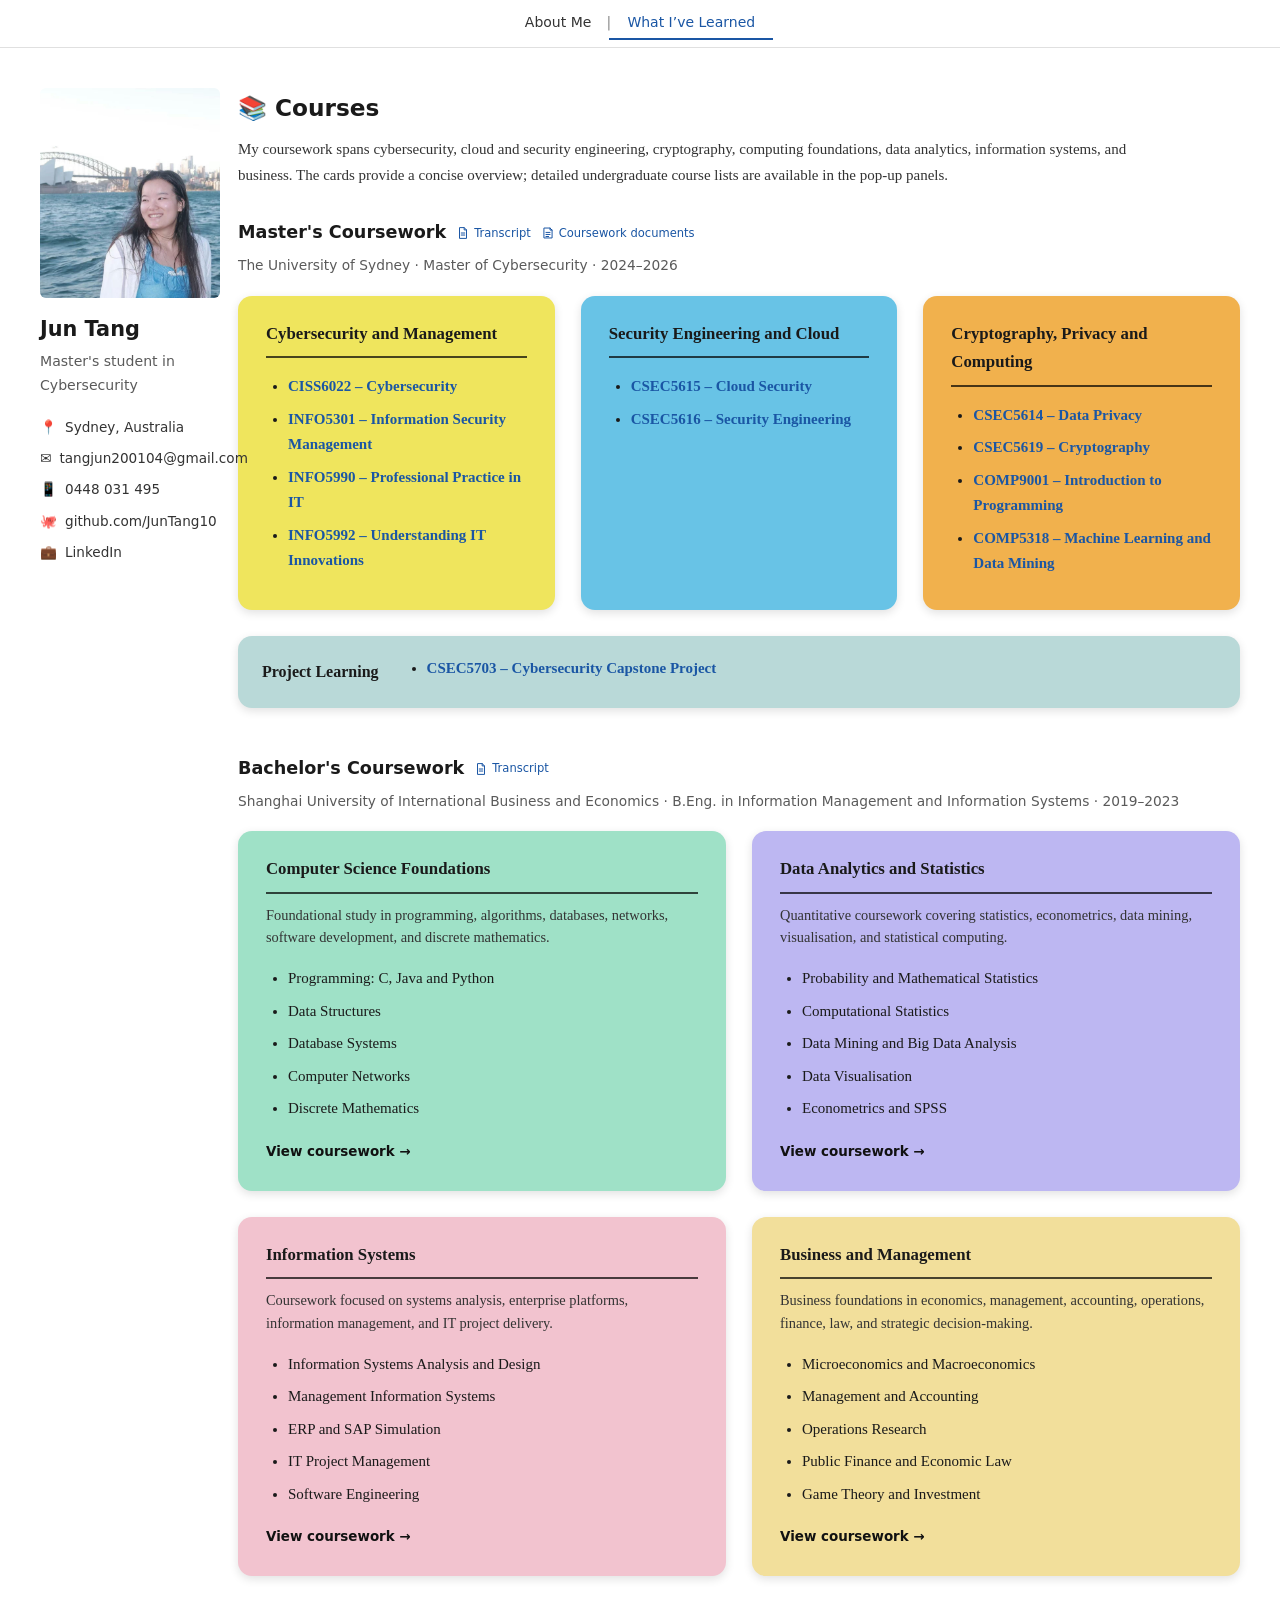
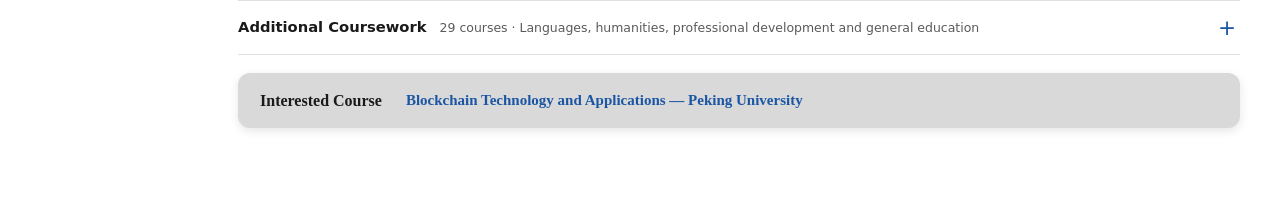
<file: course.html>
<!DOCTYPE html>
<html lang="en">
<head>
  <meta charset="UTF-8" />
  <meta name="viewport" content="width=device-width, initial-scale=1.0" />
  <title>Jun Tang | Courses</title>

  <style>
    * {
      margin: 0;
      padding: 0;
      box-sizing: border-box;
    }

    :root {
      --nav-h: 48px;
      --sidebar-w: 170px;
      --accent: #1a56a4;
      --text: #1a1a1a;
      --muted: #5a5a5a;
      --border: #e0e0e0;

      --note-yellow: #efe55d;
      --note-blue: #68c3e6;
      --note-orange: #f1b14d;
      --note-green: #9fe1c7;
      --note-purple: #bdb7f2;
      --note-pink: #f2c3cf;
      --note-cream: #f2df9b;
      --note-teal: #b9d9d8;
    }

    html {
      scroll-behavior: smooth;
    }

    body {
      font-family: Georgia, "Times New Roman", serif;
      font-size: 15px;
      line-height: 1.7;
      color: var(--text);
      background: #fff;
    }

    body.modal-open {
      overflow: hidden;
    }

    a {
      color: var(--accent);
      text-decoration: none;
    }

    a:hover {
      text-decoration: underline;
    }

    button {
      font: inherit;
    }

    /* ===== NAV ===== */
    nav {
      position: sticky;
      top: 0;
      z-index: 100;
      height: var(--nav-h);
      display: flex;
      align-items: center;
      justify-content: center;
      gap: 0;
      padding: 0 40px;
      background: #fff;
      border-bottom: 1px solid var(--border);
    }

    nav a {
      position: relative;
      padding: 4px 18px;
      border-bottom: 2px solid transparent;
      color: #333;
      font-family: system-ui, sans-serif;
      font-size: 14px;
      font-weight: 500;
      transition: color 0.15s, border-color 0.15s;
    }

    nav a + a::before {
      content: "|";
      position: absolute;
      left: -3px;
      color: #888;
    }

    nav a:hover,
    nav a.active {
      color: var(--accent);
      border-bottom-color: var(--accent);
      text-decoration: none;
    }

    /* ===== PAGE LAYOUT ===== */

    .page {
      width: min(1320px, 100%);
      margin: 0 auto;
      padding: 40px;
      display: grid;
      grid-template-columns: var(--sidebar-w) minmax(0, 1fr);
      gap: 28px;
      align-items: start;
    }

    .sidebar {
      position: sticky;
      top: calc(var(--nav-h) + 24px);
    }

    .avatar-placeholder {
      width: 180px;
      height: 210px;
      border-radius: 6px;
      display: flex;
      align-items: center;
      justify-content: center;
      background: linear-gradient(135deg, #c8d8f0, #a0b8d8);
      color: #fff;
      font-size: 72px;
    }

    .avatar {
      display: block;
      width: 180px;
      height: 210px;
      border-radius: 6px;
      object-fit: cover;
      object-position: center;
    }

    .sidebar h1 {
      margin-top: 14px;
      font-family: system-ui, sans-serif;
      font-size: 1.3rem;
      font-weight: 700;
    }

    .sidebar .role {
      margin-top: 3px;
      color: var(--muted);
      font-family: system-ui, sans-serif;
      font-size: 0.88rem;
    }

    .sidebar .links {
      margin-top: 18px;
      display: flex;
      flex-direction: column;
      gap: 8px;
    }

    .sidebar .links a,
    .sidebar .links span {
      display: flex;
      align-items: center;
      gap: 8px;
      color: #333;
      font-family: system-ui, sans-serif;
      font-size: 0.85rem;
    }

    .sidebar .links a:hover {
      color: var(--accent);
      text-decoration: none;
    }

    main {
      min-width: 0;
    }

    .page-title {
      margin-bottom: 10px;
      font-family: system-ui, sans-serif;
      font-size: 1.45rem;
      font-weight: 700;
    }

    .intro {
      max-width: 900px;
      margin-bottom: 30px;
      color: #333;
    }

    .degree-section {
      margin-bottom: 46px;
    }

    .degree-heading {
      margin-bottom: 6px;
      display: flex;
      align-items: center;
      gap: 10px;
      flex-wrap: wrap;
      font-family: system-ui, sans-serif;
      font-size: 1.1rem;
      font-weight: 700;
    }

    .transcript-link {
      display: inline-flex;
      align-items: center;
      gap: 4px;
      color: #1a56a4;
      font-size: 0.72rem;
      font-weight: 500;
      line-height: 1;
      white-space: nowrap;
      transition: color 0.15s ease;
    }

    .transcript-link svg {
      width: 14px;
      height: 14px;
      flex: 0 0 auto;
      stroke: currentColor;
    }

    .transcript-link:hover,
    .transcript-link:focus-visible {
      color: var(--accent);
      text-decoration: none;
      outline: none;
    }

    .degree-subtitle {
      margin-bottom: 18px;
      color: var(--muted);
      font-family: system-ui, sans-serif;
      font-size: 0.86rem;
    }

    /* ===== NOTE CARDS ===== */

    .note-grid {
      display: grid;
      grid-template-columns: repeat(3, minmax(240px, 1fr));
      gap: 26px;
      align-items: stretch;
    }

    .bachelor-grid {
      grid-template-columns: repeat(2, minmax(280px, 1fr));
    }

    .project-learning-card {
      grid-column: 1 / -1;
      min-height: auto;
      padding: 12px 24px;
      background: var(--note-teal);
      display: flex;
      flex-direction: row;
      align-items: center;
      gap: 28px;
    }

    .project-learning-card h3 {
      margin: 0;
      padding: 0;
      border: 0;
      white-space: nowrap;
      font-size: 1rem;
    }

    .project-learning-card ul {
      margin: 0;
      padding-left: 20px;
    }

    .project-learning-card li { margin: 0; }

    .note-card {
      min-height: 300px;
      padding: 24px 28px 26px;
      border-radius: 14px;
      box-shadow: 0 3px 10px rgba(0, 0, 0, 0.12);
      display: flex;
      flex-direction: column;
    }

    .note-card h3 {
      margin-bottom: 10px;
      padding-bottom: 8px;
      border-bottom: 2px solid rgba(0, 0, 0, 0.7);
      font-size: 1.05rem;
      font-weight: 700;
    }

    /* Compact single-row project-learning strip */
    .note-card.project-learning-card {
      min-height: 0;
      height: 72px;
      padding: 10px 24px;
      flex-direction: row;
      align-items: center;
    }

    .note-card.project-learning-card h3 {
      margin: 0;
      padding: 0;
      border: 0;
      font-size: 1rem;
    }

    .note-card.project-learning-card ul {
      margin: 0;
      padding-left: 20px;
    }

    .card-description {
      margin-bottom: 12px;
      color: #333;
      font-size: 0.9rem;
      line-height: 1.55;
    }

    .note-card ul {
      margin-top: 6px;
      padding-left: 22px;
    }

    .note-card li {
      margin-bottom: 7px;
    }

    .note-card a {
      font-weight: 600;
    }

    .card-open {
      align-self: flex-start;
      margin-top: auto;
      padding: 12px 0 0;
      border: 0;
      border-bottom: 1px solid transparent;
      background: transparent;
      color: #111;
      cursor: pointer;
      font-family: system-ui, sans-serif;
      font-size: 0.84rem;
      font-weight: 700;
    }

    .card-open:hover,
    .card-open:focus-visible {
      border-bottom-color: #111;
      outline: none;
    }

    .yellow { background: var(--note-yellow); }
    .blue { background: var(--note-blue); }
    .orange { background: var(--note-orange); }
    .green { background: var(--note-green); }
    .purple { background: var(--note-purple); }
    .pink { background: var(--note-pink); }
    .cream { background: var(--note-cream); }


    /* ===== COMPACT ADDITIONAL COURSEWORK ===== */
    .additional-details {
    margin-top: 24px;
    border-top: 1px solid var(--border);
    border-bottom: 1px solid var(--border);
    }

    .additional-details summary {
    position: relative;
    padding: 13px 34px 13px 0;
    cursor: pointer;
    list-style: none;
    font-family: system-ui, sans-serif;
    }

    .additional-details summary::-webkit-details-marker {
    display: none;
    }

    .additional-details summary::after {
    content: "+";
    position: absolute;
    right: 4px;
    top: 9px;
    color: var(--accent);
    font-size: 1.35rem;
    font-weight: 400;
    }

    .additional-details[open] summary::after {
    content: "−";
    }

    .additional-summary-title {
    font-size: 0.92rem;
    font-weight: 700;
    color: var(--text);
    }

    .additional-summary-text {
    margin-left: 8px;
    color: var(--muted);
    font-size: 0.78rem;
    font-weight: 400;
    }

    .additional-content {
    padding: 2px 0 16px;
    display: grid;
    grid-template-columns: repeat(2, minmax(0, 1fr));
    gap: 12px 26px;
    }

    .additional-group h4 {
    margin-bottom: 4px;
    font-family: system-ui, sans-serif;
    font-size: 0.8rem;
    color: #333;
    }

    .additional-group p {
    color: #555;
    font-family: system-ui, sans-serif;
    font-size: 0.75rem;
    line-height: 1.55;
    }

    .interested-course-note {
      margin-top: 18px;
      padding: 14px 22px;
      border-radius: 12px;
      background: #d9d9d9;
      box-shadow: 0 3px 10px rgba(0, 0, 0, 0.1);
      display: flex;
      align-items: center;
      gap: 24px;
    }

    .interested-course-note h3 {
      margin: 0;
      font-size: 1rem;
      white-space: nowrap;
    }

    .interested-course-note a {
      color: var(--accent);
      font-weight: 600;
    }

    @media (max-width: 720px) {
    .additional-summary-text {
        display: block;
        margin: 2px 0 0;
    }

    .additional-content {
        grid-template-columns: 1fr;
    }
    }
    

    /* ===== MODAL ===== */

    .modal-overlay {
      position: fixed;
      inset: 0;
      z-index: 1000;
      padding: 24px;
      display: none;
      align-items: center;
      justify-content: center;
      background: rgba(0, 0, 0, 0.68);
    }

    .modal-overlay.is-open {
      display: flex;
    }

    .course-modal {
      width: min(680px, 100%);
      max-height: min(760px, 90vh);
      overflow-y: auto;
      border: 3px solid #111;
      border-radius: 18px;
      background: #fff;
      box-shadow: 0 14px 42px rgba(0, 0, 0, 0.35);
    }

    .modal-header {
      position: sticky;
      top: 0;
      z-index: 2;
      padding: 22px 60px 16px 28px;
      border-bottom: 2px solid #111;
      background: var(--modal-color, #fff);
    }

    .modal-header h2 {
      font-size: 1.55rem;
      line-height: 1.25;
    }

    .modal-header p {
      margin-top: 4px;
      font-family: system-ui, sans-serif;
      font-size: 0.84rem;
      line-height: 1.45;
    }

    .modal-close {
      position: absolute;
      top: 12px;
      right: 18px;
      width: 34px;
      height: 34px;
      border: 0;
      border-radius: 50%;
      background: transparent;
      color: #111;
      cursor: pointer;
      font-family: system-ui, sans-serif;
      font-size: 1.7rem;
      line-height: 1;
    }

    .modal-close:hover,
    .modal-close:focus-visible {
      background: rgba(255, 255, 255, 0.5);
      outline: 2px solid #111;
    }

    .modal-body {
      background: var(--modal-color, #fff);
    }

    .modal-section {
      padding: 20px 30px;
      border-bottom: 2px solid #111;
    }

    .modal-section:last-child {
      border-bottom: 0;
    }

    .modal-section h3 {
      margin-bottom: 8px;
      font-size: 1.25rem;
    }

    .modal-section ul {
      padding-left: 22px;
    }

    .modal-section li {
      margin-bottom: 5px;
    }
     /* ===== 版本2 ===== */
    .term-groups {
      margin-top: 4px;
    }

    .term-group {
      padding-bottom: 4px;
    }

    .term-group + .term-group {
      margin-top: 16px;
      padding-top: 16px;
      border-top: 1.5px solid rgba(0, 0, 0, 0.58);  /* ===== 加横线 ===== */
    }

    .term-heading {
      margin-bottom: 7px;
      font-family: system-ui, sans-serif;
      font-size: 0.78rem;
      font-weight: 800;
      letter-spacing: 0.06em;
      text-transform: uppercase;
    }

    .term-group ul {
      margin: 0;
      padding-left: 22px;
    }


    .resource-link {
      display: inline-block;
      color: #111;
      font-family: system-ui, sans-serif;
      font-size: 0.88rem;
      font-weight: 700;
    }

    /* ===== RESPONSIVE ===== */

    @media (max-width: 1100px) {
      .note-grid,
      .bachelor-grid {
        grid-template-columns: repeat(2, minmax(260px, 1fr));
      }
    }

    @media (max-width: 720px) {
      nav {
        gap: 16px;
        padding: 0 20px;
        overflow-x: auto;
      }

      .page {
        grid-template-columns: 1fr;
        gap: 24px;
        padding: 20px;
      }

      .sidebar {
        position: static;
      }

      .note-grid,
      .bachelor-grid {
        grid-template-columns: 1fr;
      }

      .note-card {
        min-height: auto;
      }

      .modal-overlay {
        padding: 12px;
      }

      .modal-header,
      .modal-section {
        padding-left: 22px;
        padding-right: 22px;
      }

      .modal-header {
        padding-right: 58px;
      }
    }
  </style>
</head>

<body>
  <nav>
    <a href="index.html">About Me</a>
    <a href="course.html" class="active">What I’ve Learned</a>
  </nav>

  <div class="page">
    <aside class="sidebar">
     
    <img
      class="avatar"
      src="assets/images/avatar01.JPG"
      alt="Jun Tang"
    />

      <h1>Jun Tang</h1>
      <div class="role">Master's student in Cybersecurity</div>

      <div class="links">
        <span><span aria-hidden="true">📍</span> Sydney, Australia</span>
        <a href="mailto:tangjun200104@gmail.com">
          <span aria-hidden="true">✉️</span>
          tangjun200104@gmail.com
        </a>
        <span><span aria-hidden="true">📱</span> 0448 031 495</span>
        <a href="https://github.com/JunTang10" target="_blank" rel="noreferrer">
          <span aria-hidden="true">🐙</span>
          github.com/JunTang10
        </a>
        <a href="https://linkedin.com/in/" target="_blank" rel="noreferrer">
          <span aria-hidden="true">💼</span>
          LinkedIn
        </a>
      </div>
    </aside>

    <main>
      <div class="page-title">📚 Courses</div>

      <div class="intro">
        My coursework spans cybersecurity, cloud and security engineering,
        cryptography, computing foundations, data analytics, information systems,
        and business. The cards provide a concise overview; detailed undergraduate
        course lists are available in the pop-up panels.
      </div>

      <!-- ===== MASTER'S COURSEWORK ===== -->

      <section class="degree-section">
        <div class="degree-heading">
          <span>Master's Coursework</span>
          <a
            class="transcript-link"
            href="assets/documents/master-transcript.pdf"
            target="_blank"
            rel="noreferrer"
            aria-label="Open master's transcript"
          >
            <svg viewBox="0 0 24 24" fill="none" aria-hidden="true">
              <path d="M6 2.75h8l4 4V21.25H6z" stroke-width="1.7" stroke-linejoin="round" />
              <path d="M14 2.75v4h4M9 12h6M9 15.5h6" stroke-width="1.7" stroke-linecap="round" />
            </svg>
            <span>Transcript</span>
          </a>
          <a
            class="transcript-link"
            href="master/coursework/"
            aria-label="Open master's coursework documents"
          >
            <svg viewBox="0 0 24 24" fill="none" aria-hidden="true">
              <path d="M5 3.5h10.5L19 7v13.5H5z" stroke-width="1.7" stroke-linejoin="round" />
              <path d="M15.5 3.5V7H19M8.5 11h7M8.5 14.5h7M8.5 18h4.5" stroke-width="1.7" stroke-linecap="round" />
            </svg>
            <span>Coursework documents</span>
          </a>
        </div>
        <div class="degree-subtitle">
          The University of Sydney · Master of Cybersecurity · 2024–2026
        </div>

        <div class="note-grid">
          <article class="note-card yellow">
            <h3>Cybersecurity and Management</h3>
            <ul>
              <li><a href="master/coursework/#/cybersecurity-and-management/ciss6022-cybersecurity"><strong>CISS6022</strong> – Cybersecurity</a></li>
              <li><a href="master/coursework/#/cybersecurity-and-management/info5301-information-security-management"><strong>INFO5301</strong> – Information Security Management</a></li>
              <li><a href="master/coursework/#/cybersecurity-and-management/info5990-professional-practice-in-it"><strong>INFO5990</strong> – Professional Practice in IT</a></li>
              <li><a href="master/coursework/#/cybersecurity-and-management/info5992-understanding-it-innovations"><strong>INFO5992</strong> – Understanding IT Innovations</a></li>
            </ul>
          </article>

          <article class="note-card blue">
            <h3>Security Engineering and Cloud</h3>
            <ul>
              
              <li>
                <a href="master/coursework/#/security-engineering-and-cloud/csec5615-cloud-security">
                <strong>CSEC5615</strong> – Cloud Security
                </a>
              </li>
              <li><a href="master/coursework/#/security-engineering-and-cloud/csec5616-security-engineering"><strong>CSEC5616</strong> – Security Engineering</a></li>
            </ul>
          </article>

          <article class="note-card orange">
            <h3>Cryptography, Privacy and Computing</h3>
            <ul>
              <li><a href="master/coursework/#/cryptography-privacy-and-computing/csec5614-data-privacy"><strong>CSEC5614</strong> – Data Privacy</a></li>
              <li><a href="master/coursework/#/cryptography-privacy-and-computing/csec5619-applied-cryptography"><strong>CSEC5619</strong> – Cryptography</a></li>
              <li><a href="master/coursework/#/cryptography-privacy-and-computing/comp9001-introduction-to-programming"><strong>COMP9001</strong> – Introduction to Programming</a></li>
              <li><a href="master/coursework/#/cryptography-privacy-and-computing/comp5318-machine-learning-and-data-mining"><strong>COMP5318</strong> – Machine Learning and Data Mining</a></li>
            </ul>
          </article>

          <article class="note-card project-learning-card">
            <h3>Project Learning</h3>
            <ul>
              <li><a href="master/coursework/#/project-learning"><strong>CSEC5703</strong> – Cybersecurity Capstone Project</a></li>
            </ul>
          </article>
        </div>
      </section>

      <!-- ===== BACHELOR'S COURSEWORK ===== -->

      <section class="degree-section">
        <div class="degree-heading">
          <span>Bachelor's Coursework</span>
          <a
            class="transcript-link"
            href="assets/documents/bachelor-transcript.pdf"
            target="_blank"
            rel="noreferrer"
            aria-label="Open bachelor's transcript"
          >
            <svg viewBox="0 0 24 24" fill="none" aria-hidden="true">
              <path d="M6 2.75h8l4 4V21.25H6z" stroke-width="1.7" stroke-linejoin="round" />
              <path d="M14 2.75v4h4M9 12h6M9 15.5h6" stroke-width="1.7" stroke-linecap="round" />
            </svg>
            <span>Transcript</span>
          </a>
        </div>
        <div class="degree-subtitle">
          Shanghai University of International Business and Economics ·
          B.Eng. in Information Management and Information Systems · 2019–2023
        </div>

        <div class="note-grid bachelor-grid">
          <article class="note-card green">
            <h3>Computer Science Foundations</h3>
            <p class="card-description">
              Foundational study in programming, algorithms, databases, networks,
              software development, and discrete mathematics.
            </p>
            <ul>
              <li>Programming: C, Java and Python</li>
              <li>Data Structures</li>
              <li>Database Systems</li>
              <li>Computer Networks</li>
              <li>Discrete Mathematics</li>
            </ul>
            <button class="card-open" type="button" data-category="computer-science">
              View coursework →
            </button>
          </article>

          <article class="note-card purple">
            <h3>Data Analytics and Statistics</h3>
            <p class="card-description">
              Quantitative coursework covering statistics, econometrics, data mining,
              visualisation, and statistical computing.
            </p>
            <ul>
              <li>Probability and Mathematical Statistics</li>
              <li>Computational Statistics</li>
              <li>Data Mining and Big Data Analysis</li>
              <li>Data Visualisation</li>
              <li>Econometrics and SPSS</li>
            </ul>
            <button class="card-open" type="button" data-category="data-analytics">
              View coursework →
            </button>
          </article>

          <article class="note-card pink">
            <h3>Information Systems</h3>
            <p class="card-description">
              Coursework focused on systems analysis, enterprise platforms,
              information management, and IT project delivery.
            </p>
            <ul>
              <li>Information Systems Analysis and Design</li>
              <li>Management Information Systems</li>
              <li>ERP and SAP Simulation</li>
              <li>IT Project Management</li>
              <li>Software Engineering</li>
            </ul>
            <button class="card-open" type="button" data-category="information-systems">
              View coursework →
            </button>
          </article>

          <article class="note-card cream">
            <h3>Business and Management</h3>
            <p class="card-description">
              Business foundations in economics, management, accounting,
              operations, finance, law, and strategic decision-making.
            </p>
            <ul>
              <li>Microeconomics and Macroeconomics</li>
              <li>Management and Accounting</li>
              <li>Operations Research</li>
              <li>Public Finance and Economic Law</li>
              <li>Game Theory and Investment</li>
            </ul>
            <button class="card-open" type="button" data-category="business-management">
              View coursework →
            </button>
          </article>
        </div>

        <details class="additional-details">
            <summary>
                <span class="additional-summary-title">
                Additional Coursework
                </span>

                <span class="additional-summary-text">
                29 courses · Languages, humanities, professional development and general education
                </span>
            </summary>

            <div class="additional-content">
                <div class="additional-group">
                <h4>Languages and Communication</h4>
                <p>
                    Comprehensive English (Listening and Speaking II–IV);
                    Comprehensive English (Reading and Writing II–IV);
                    Academic English; Business English Simulation Training;
                    College Chinese; Interview Skills.
                </p>
                </div>

                <div class="additional-group">
                <h4>Humanities and Culture</h4>
                <p>
                    Outline of Chinese Modern History;
                    Modern History of Shanghai Culture;
                    Australian Outlook;
                    Selected Readings from Newspapers;
                    Geopolitics and Great-power Strategy;
                    British and American Culture;
                    The Art of Dunhuang.
                </p>
                </div>

                <div class="additional-group">
                <h4>Professional Development and Practice</h4>
                <p>
                    Career Development and Planning;
                    Professional Development and Lifelong Learning;
                    Practice and Professional Development;
                    Analysis of Professional Characteristics;
                    Graduation Practice;
                    Social Practice.
                </p>
                </div>

                <div class="additional-group">
                <h4>Civic and Physical Education</h4>
                <p>
                    Moral Cultivation and Legal Basis;
                    Situation and Policy;
                    Mao Zedong Thought and the Theoretical System of Socialism with Chinese Characteristics;
                    The Basic Principle of Marxism;
                    Military Theory and Training;
                    Physical Training.
                </p>
                </div>
            </div>
            </details>

        <article class="interested-course-note">
          <h3>Interested Course</h3>
          <a href="master/coursework/#/interested-course/blockchain-technology-and-applications">
            Blockchain Technology and Applications — Peking University
          </a>
        </article>
      </section>
    </main>
  </div>

  <!-- ===== REUSABLE COURSE MODAL ===== -->

  <div
    class="modal-overlay"
    id="courseModal"
    aria-hidden="true"
  >
    <div
      class="course-modal"
      role="dialog"
      aria-modal="true"
      aria-labelledby="modalTitle"
      aria-describedby="modalDescription"
    >
      <header class="modal-header">
        <h2 id="modalTitle"></h2>
        <p id="modalDescription"></p>
        <button class="modal-close" id="modalClose" type="button" aria-label="Close">
          ×
        </button>
      </header>

      <div class="modal-body">
        <section class="modal-section">
          <h3>Coursework</h3>
          <div id="modalCourses" class="term-groups"></div>
        </section>

        <section class="modal-section">
          <h3>Resources</h3>
          <a
            class="resource-link"
            id="modalResource"
            href="https://github.com/JunTang10"
            target="_blank"
            rel="noreferrer"
          >
            View related notes on GitHub →
          </a>
        </section>
      </div>
    </div>
  </div>

  <script>
    const courseGroups = {
      "computer-science": {
        title: "Computer Science Foundations",
        description:
          "Programming, software, database, networking, and mathematical foundations.",
        color: "#9fe1c7",
        terms: [
          {
            label: "Term 1",
            courses: [
              "Introduction to Computer Science",
              "MySQL Database Base"
            ]
          },
          {
            label: "Term 2",
            courses: [
              "Introduction to Programming (c)"
            ]
          },
          {
            label: "Term 3",
            courses: [
              "Data Structure",
              "Java SE Programming",
              "Linear Algebra A",
              "Data Structures",
            ]
              
          },
          {
            label: "Term 4",
            courses: [
              "Principle and Design of Database",
              "HTML and JavaScript Programming",
              "Java Web Development",
              "Artificial Intelligence General Course"
            ]
          },
          {
            label: "Term 6",
            courses: [
              "Computer Networking and Communications",
              "Discrete Mathematics"
            ]
          }
        ],
        resource: "https://github.com/JunTang10"
      
      },

      "data-analytics": {
        title: "Data Analytics and Statistics",
        description:
          "Statistical foundations, analytical methods, econometrics, and data-oriented computing.",
        color: "#bdb7f2",
terms: [
          {
            label: "Term 2",
            courses: [
              "Probability Theory A",
              "MATLAB Programming Design of Visualization",
              "Practice Course in Trade Statistics"
            ]
          },
          {
            label: "Term 4",
            courses: [
              "Mathematical Statistics",
              "Computational Statistics",
              "Information Retrieval"
            ]
          },
          {
            label: "Term 5",
            courses: [
              "Data Warehouse and Data Mining",
              "Operations Research",
              "Data Visualization",
              "Exploratory Analysis of Big Data"
            ]
          },
          {
            label: "Term 6",
            courses: [
              "Statistical Software (SPSS)"
            ]
          },
          {
            label: "Term 7",
            courses: [
              "Econometrics"
            ]
          }
        ],
        resource: "https://github.com/JunTang10"
      },
        

      "information-systems": {
        title: "Information Systems",
        description:
          "Enterprise systems, systems analysis, information management, and IT project practice.",
        color: "#f2c3cf",
        terms: [
          {
            label: "Term 5",
            courses: [
              "Enterprise Materials Planning",
              "Software Engineering"
            ]
          },
          {
            label: "Term 6",
            courses: [
              "Information Systems Analysis and Design",
              "ERP (SAP) Simulation"
            ]
          },
          {
            label: "Term 7",
            courses: [
              "Management Information Systems",
              "IT Project Management and Practice"
            ]
          },
          {
            label: "Term 8",
            courses: [
              "Graduation Thesis",
              "Graduation Practice"
            ]
          }
        ],
        resource: "https://github.com/JunTang10"
        },


      "business-management": {
        title: "Business and Management",
        description:
          "Economics, organisational management, finance, law, and strategic decision-making.",
        color: "#f2df9b",
        terms: [
          {
            label: "Term 2",
            courses: [
              "Political Economics",
              "Microeconomics"
            ]
          },
          {
            label: "Term 3",
            courses: [
              "Macroeconomics",
              "Business Tourism"
            ]
          },
          {
            label: "Term 4",
            courses: [
              "Management"
            ]
          },
          {
            label: "Term 5",
            courses: [
              "Accounting",
              "Public Finance",
              "Economic Law",
              "Economy and Politics of the Contemporary World"
            ]
          },
          {
            label: "Term 6",
            courses: [
              "Game Theory",
              "Venture and Investment"
            ]
          }
        ],
        resource: "https://github.com/JunTang10"
      }
    };

    

    const modal = document.getElementById("courseModal");
    const modalTitle = document.getElementById("modalTitle");
    const modalDescription = document.getElementById("modalDescription");
    const modalCourses = document.getElementById("modalCourses");
    const modalResource = document.getElementById("modalResource");
    const modalClose = document.getElementById("modalClose");

    let lastFocusedElement = null;

    function openModal(category) {
      const group = courseGroups[category];

      if (!group) {
        return;
      }

      lastFocusedElement = document.activeElement;

      modalTitle.textContent = group.title;
      modalDescription.textContent = group.description;
      modalResource.href = group.resource;
      modalCourses.replaceChildren();

      group.terms.forEach((term) => {
        const termGroup = document.createElement("div");
        termGroup.className = "term-group";

        const termHeading = document.createElement("h4");
        termHeading.className = "term-heading";
        termHeading.textContent = term.label;

        const courseList = document.createElement("ul");

        term.courses.forEach((course) => {
          const listItem = document.createElement("li");
          listItem.textContent = course;
          courseList.appendChild(listItem);
        });

        termGroup.appendChild(termHeading);
        termGroup.appendChild(courseList);
        modalCourses.appendChild(termGroup);
      });

      modal.style.setProperty("--modal-color", group.color);
      modal.classList.add("is-open");
      modal.setAttribute("aria-hidden", "false");
      document.body.classList.add("modal-open");
      modalClose.focus();
    }

    function closeModal() {
      modal.classList.remove("is-open");
      modal.setAttribute("aria-hidden", "true");
      document.body.classList.remove("modal-open");

      if (lastFocusedElement) {
        lastFocusedElement.focus();
      }
    }

    document.querySelectorAll(".card-open").forEach((button) => {
      button.addEventListener("click", () => {
        openModal(button.dataset.category);
      });
    });

    modalClose.addEventListener("click", closeModal);

    modal.addEventListener("click", (event) => {
      if (event.target === modal) {
        closeModal();
      }
    });

    document.addEventListener("keydown", (event) => {
      if (event.key === "Escape" && modal.classList.contains("is-open")) {
        closeModal();
      }
    });
  </script>
</body>
</html>
</file>
